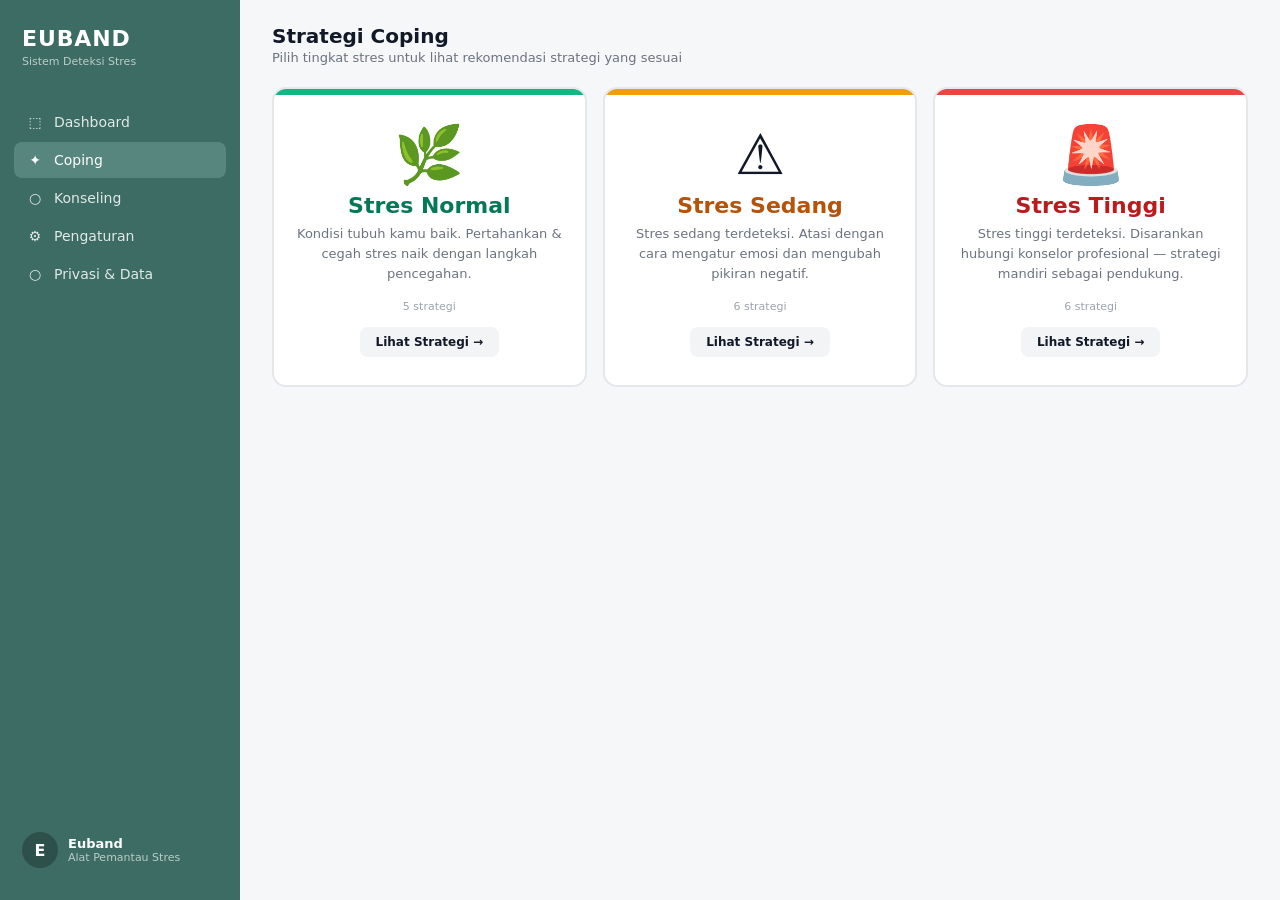
<file: coping.html>
<!doctype html>
<html lang="id">
<head>
<meta charset="UTF-8" />
<meta name="viewport" content="width=device-width, initial-scale=1.0" />
<title>Coping — Euband</title>
<link rel="stylesheet" href="./css/euband.css" />
<style>
  /* ===== Step 1: Level selector ===== */
  .level-grid {
    display: grid;
    grid-template-columns: repeat(3, 1fr);
    gap: 16px;
    margin-bottom: 16px;
  }
  @media (max-width: 900px) { .level-grid { grid-template-columns: 1fr; } }

  .level-card {
    background: var(--card);
    border: 2px solid var(--border);
    border-radius: 14px;
    padding: 28px 22px;
    cursor: pointer;
    transition: transform .15s ease, box-shadow .15s ease, border-color .15s ease;
    text-align: center;
    position: relative;
    overflow: hidden;
  }
  .level-card:hover {
    transform: translateY(-3px);
    box-shadow: 0 10px 24px rgba(0,0,0,0.08);
  }
  .level-card.normal:hover { border-color: #10b981; }
  .level-card.sedang:hover { border-color: #f59e0b; }
  .level-card.tinggi:hover { border-color: #ef4444; }

  /* Strip warna di atas card */
  .level-card::before {
    content: ''; position: absolute; top: 0; left: 0; right: 0;
    height: 6px;
  }
  .level-card.normal::before { background: #10b981; }
  .level-card.sedang::before { background: #f59e0b; }
  .level-card.tinggi::before { background: #ef4444; }

  .level-emoji { font-size: 56px; margin: 10px 0 10px; line-height: 1; }
  .level-title { font-size: 22px; font-weight: 700; color: var(--text); margin-bottom: 6px; }
  .level-title.normal { color: #047857; }
  .level-title.sedang { color: #b45309; }
  .level-title.tinggi { color: #b91c1c; }

  .level-desc {
    color: var(--muted);
    font-size: 13px;
    line-height: 1.55;
    margin-bottom: 16px;
    min-height: 60px;
  }
  .level-cta {
    display: inline-block;
    padding: 8px 16px;
    background: #f3f4f6;
    color: var(--text);
    border-radius: 8px;
    font-size: 12px;
    font-weight: 600;
    transition: background .15s ease;
  }
  .level-card:hover .level-cta {
    background: var(--blue); color: white;
  }
  .level-card .strategy-count {
    color: var(--muted2);
    font-size: 11px;
    margin-bottom: 14px;
  }

  /* Highlight kalau sesuai sesi aktif */
  .level-card.active-session {
    border-color: var(--blue);
    box-shadow: 0 0 0 3px rgba(37,99,235,0.15);
  }
  .session-badge {
    position: absolute;
    top: 14px; right: 14px;
    background: var(--blue);
    color: white;
    font-size: 10px;
    font-weight: 700;
    padding: 3px 8px;
    border-radius: 999px;
    text-transform: uppercase;
    letter-spacing: 0.04em;
  }

  /* ===== Step 2: Strategy list ===== */
  .strategy-back {
    display: inline-flex; align-items: center; gap: 6px;
    color: var(--blue);
    font-size: 13px; font-weight: 600;
    cursor: pointer; margin-bottom: 16px;
    padding: 6px 12px;
    border-radius: 8px;
    transition: background .15s ease;
    background: transparent;
    border: 1px solid transparent;
  }
  .strategy-back:hover { background: #eff6ff; }

  .strategy-header {
    display: flex; align-items: center; gap: 16px;
    padding: 20px 22px;
    background: var(--card);
    border: 1px solid var(--border);
    border-radius: 14px;
    margin-bottom: 20px;
    border-left: 6px solid;
  }
  .strategy-header.normal { border-left-color: #10b981; }
  .strategy-header.sedang { border-left-color: #f59e0b; }
  .strategy-header.tinggi { border-left-color: #ef4444; }
  .strategy-header-emoji { font-size: 36px; }
  .strategy-header h2 { margin: 0 0 4px; font-size: 20px; color: var(--text); }
  .strategy-header p  { margin: 0; color: var(--muted); font-size: 13px; }

  .strategy-grid {
    display: grid;
    grid-template-columns: repeat(auto-fill, minmax(320px, 1fr));
    gap: 14px;
  }

  /* Emergency banner — khusus level Tinggi */
  .emergency-banner {
    background: linear-gradient(135deg, #fef2f2 0%, #fee2e2 100%);
    border: 2px solid #ef4444;
    border-radius: 14px;
    padding: 22px 24px;
    margin-bottom: 20px;
    display: flex;
    gap: 18px;
    align-items: flex-start;
  }
  .emergency-icon {
    font-size: 40px;
    line-height: 1;
    flex-shrink: 0;
  }
  .emergency-content { flex-grow: 1; }
  .emergency-title {
    color: #991b1b;
    font-size: 17px;
    font-weight: 700;
    margin: 0 0 6px;
  }
  .emergency-text {
    color: #7f1d1d;
    font-size: 13.5px;
    line-height: 1.55;
    margin: 0 0 14px;
  }
  .emergency-actions {
    display: flex;
    gap: 10px;
    flex-wrap: wrap;
  }
  .emergency-btn {
    display: inline-flex;
    align-items: center;
    gap: 8px;
    padding: 10px 18px;
    border-radius: 10px;
    font-size: 13px;
    font-weight: 700;
    text-decoration: none;
    transition: transform .15s ease, box-shadow .15s ease;
  }
  .emergency-btn.primary {
    background: #ef4444;
    color: white;
    box-shadow: 0 2px 8px rgba(239,68,68,0.3);
  }
  .emergency-btn.primary:hover {
    background: #dc2626;
    transform: translateY(-1px);
    box-shadow: 0 4px 12px rgba(239,68,68,0.4);
  }
  .emergency-btn.secondary {
    background: white;
    color: #991b1b;
    border: 1.5px solid #ef4444;
  }
  .emergency-btn.secondary:hover {
    background: #fef2f2;
    transform: translateY(-1px);
  }
  .emergency-divider {
    margin: 6px 0 14px;
    padding: 8px 0;
    border-top: 1px dashed #94a3b8;
    color: var(--muted);
    font-size: 12px;
    text-align: center;
    text-transform: uppercase;
    letter-spacing: 0.08em;
  }

  .strategy-card {
    background: var(--card);
    border: 1px solid var(--border);
    border-radius: 12px;
    padding: 18px 20px;
    transition: transform .15s ease, box-shadow .15s ease;
  }
  .strategy-card:hover {
    transform: translateY(-2px);
    box-shadow: 0 6px 16px rgba(0,0,0,0.06);
  }

  .strategy-num {
    display: inline-block;
    width: 26px; height: 26px;
    line-height: 26px;
    background: #f3f4f6;
    color: var(--text);
    border-radius: 50%;
    font-size: 12px;
    font-weight: 700;
    text-align: center;
    margin-bottom: 10px;
  }
  .strategy-card.normal .strategy-num { background: #d1fae5; color: #047857; }
  .strategy-card.sedang .strategy-num { background: #fef3c7; color: #b45309; }
  .strategy-card.tinggi .strategy-num { background: #fee2e2; color: #b91c1c; }

  .strategy-name {
    font-size: 16px; font-weight: 700;
    color: var(--text); margin-bottom: 10px;
  }
  .strategy-recommend {
    background: #f9fafb;
    border-left: 3px solid var(--blue);
    padding: 10px 12px;
    border-radius: 6px;
    font-size: 13px;
    color: #1f2937;
    line-height: 1.55;
    font-style: italic;
    margin-bottom: 12px;
  }
  .strategy-ref {
    font-size: 11px;
    color: var(--muted);
    border-top: 1px dashed var(--border);
    padding-top: 8px;
  }
  .strategy-ref strong { color: var(--text); }
</style>
</head>
<body>

<aside class="sidebar">
  <div class="brand">
    <div class="brand-name">EUBAND</div>
    <div class="brand-sub">Sistem Deteksi Stres</div>
  </div>
  <nav class="nav">
    <a class="nav-item" href="./dashboard.html"><span class="nav-ic">⬚</span>Dashboard</a>
    <a class="nav-item active" href="./coping.html"><span class="nav-ic">✦</span>Coping</a>
    <a class="nav-item" href="https://studentaffairs.telkomuniversity.ac.id/konseling/" target="_blank" rel="noopener"><span class="nav-ic">○</span>Konseling</a>
    <a class="nav-item" href="./pengaturan.html"><span class="nav-ic">⚙</span>Pengaturan</a>
    <a class="nav-item" href="./privasi.html"><span class="nav-ic">○</span>Privasi &amp; Data</a>
  </nav>
  <div class="user-card">
    <div class="user-avatar">E</div>
    <div>
      <div class="user-name">Euband</div>
      <div class="user-role">Alat Pemantau Stres</div>
    </div>
  </div>
</aside>

<main class="main">
  <header class="header">
    <div>
      <h1 class="title" id="pageTitle">Strategi Coping</h1>
      <p class="subtitle" id="pageSubtitle">Pilih tingkat stres untuk lihat cara mengatasinya</p>
    </div>
  </header>

  <!-- Container utama: di-swap antara level selector & strategy list -->
  <div id="copingContainer"></div>
</main>

<script>
  // ============================================================
  // Data strategi coping (dari coping.txt, 3 tingkat stress)
  // ============================================================
  const COPING_DATA = {
    normal: {
      title: 'Stres Normal',
      emoji: '🌿',
      desc: 'Kondisi tubuh kamu baik. Pertahankan & cegah stres naik dengan langkah pencegahan.',
      subtitle: 'Strategi pemeliharaan & pencegahan stres',
      strategies: [
        {
          name: 'Sadari Momen Sekarang (Mindfulness)',
          recommend: 'Ambil 2 menit untuk pernapasan sadar.',
          ref: 'Khoury et al., 2015 — Mindfulness',
        },
        {
          name: 'Aktivitas Fisik Ringan',
          recommend: 'Jalan kaki atau peregangan 5 menit.',
          ref: 'Zhang et al., 2021 — Front Public Health',
        },
        {
          name: 'Journaling Positif',
          recommend: 'Tulis satu hal yang kamu syukuri hari ini.',
          ref: 'Smyth et al., 2018 — JMIR Mental Health',
        },
        {
          name: 'Lihat Sisi Positifnya (Positive Reappraisal)',
          recommend: 'Ubah tantangan jadi peluang belajar.',
          ref: 'Garland et al., 2011 — Anxiety Stress Coping',
        },
        {
          name: 'Koneksi Sosial',
          recommend: 'Sapa teman atau keluarga hari ini.',
          ref: 'Nguyen et al., 2024 — PLOS One',
        },
      ],
    },
    sedang: {
      title: 'Stres Sedang',
      emoji: '⚠️',
      desc: 'Stres sedang terdeteksi. Atasi dengan cara mengatur emosi dan mengubah pikiran negatif.',
      subtitle: 'Strategi regulasi & pemecahan masalah',
      strategies: [
        {
          name: 'Mengubah Pola Pikir Negatif (Cognitive Restructuring / CBT)',
          recommend: 'Coba tantang pikiran negatif dengan fakta.',
          ref: 'Borkovec et al., 2002 — Clinical Psychological Science Practice',
        },
        {
          name: 'Fokus Mencari Solusi (Problem-Focused Coping)',
          recommend: 'Buat daftar solusi untuk masalah yang dihadapi.',
          ref: 'Kim et al., 2024 — Psychiatry Investigation',
        },
        {
          name: 'Relaksasi Otot Bertahap (PMR)',
          recommend: 'Coba relaksasi otot: tegangkan lalu rilekskan otot.',
          ref: 'Lehrer & Woolfolk, 2021 — Stress Management',
        },
        {
          name: 'Pernapasan Dalam',
          recommend: 'Tarik napas dalam, hembuskan perlahan selama 1 menit.',
          ref: 'Sadeghi et al., 2024 — Complementary Therapies in Medicine',
        },
        {
          name: 'Dukungan Sosial',
          recommend: 'Hubungi teman/keluarga untuk berbagi cerita.',
          ref: 'Araya et al., 2024 — Psychological Medicine',
        },
        {
          name: 'Menetapkan Target (Goal Setting)',
          recommend: 'Tentukan target kecil dan rayakan pencapaiannya.',
          ref: 'Borkovec et al., 2002 — Clinical Psychological Science Practice',
        },
      ],
    },
    tinggi: {
      title: 'Stres Tinggi',
      emoji: '🚨',
      desc: 'Stres tinggi terdeteksi. Disarankan hubungi konselor profesional — strategi mandiri sebagai pendukung.',
      subtitle: 'Segera hubungi konselor + cara cepat menenangkan diri',
      strategies: [
        {
          name: 'Teknik Menenangkan Diri 5-4-3-2-1 (Grounding)',
          recommend: 'Coba teknik grounding: sebut 5 hal yang kamu lihat, 4 yang kamu rasakan, 3 yang kamu dengar, 2 yang kamu cium, dan 1 yang kamu rasakan.',
          ref: 'Trauma-Informed Care Guidelines',
        },
        {
          name: 'Panduan Relaksasi / Meditasi (Guided Relaxation / Mindfulness)',
          recommend: 'Ikuti panduan relaksasi atau meditasi singkat.',
          ref: 'Kabat-Zinn et al., 2016 — Mindfulness-Based Stress Reduction',
        },
        {
          name: 'Latihan Napas Darurat (Emergency Breathing Protocols)',
          recommend: 'Tarik napas perlahan, tahan, lalu hembuskan perlahan.',
          ref: 'Sadeghi et al., 2024 — Complementary Therapies in Medicine',
        },
        {
          name: 'Aktivasi Dukungan Sosial',
          recommend: 'Segera hubungi orang yang kamu percaya.',
          ref: 'Araya et al., 2024 — Psychological Medicine',
        },
        {
          name: 'Rujukan ke Profesional (Referral to Professional)',
          recommend: 'Jika stres berat berlanjut, segera konsultasi dengan profesional.',
          ref: 'WHO Mental Health Guidelines',
        },
        {
          name: 'Gerakan Ringan / Peregangan (Gentle Movement / Stretching)',
          recommend: 'Lakukan peregangan ringan untuk meredakan ketegangan.',
          ref: 'Smith, 2001 — Perceptual and Motor Skills',
        },
      ],
    },
  };

  // ============================================================
  // Detect level sesi aktif dari sessionStorage (kalau ada)
  // ============================================================
  function getActiveSessionLevel() {
    try {
      const raw = sessionStorage.getItem('euband.session.v1');
      if (!raw) return null;
      const data = JSON.parse(raw);
      const level = data?.lastResult?.level;
      if (!level) return null;
      return level.toLowerCase();   // 'normal' | 'sedang' | 'tinggi'
    } catch { return null; }
  }

  // ============================================================
  // Render: Step 1 (level selector)
  // ============================================================
  function renderLevelSelector() {
    document.getElementById('pageTitle').textContent = 'Strategi Coping';
    document.getElementById('pageSubtitle').textContent =
      'Pilih tingkat stres untuk lihat rekomendasi strategi yang sesuai';

    const activeLevel = getActiveSessionLevel();
    const container = document.getElementById('copingContainer');

    const levelInfo = activeLevel
      ? `<div style="background:#eff6ff;border:1px solid #bfdbfe;border-radius:10px;padding:12px 16px;margin-bottom:16px;font-size:13px;color:#1e40af;">
           💡 Sesi aktif terdeteksi dengan tingkat <strong>${activeLevel.toUpperCase()}</strong> —
           direkomendasikan strategi untuk level tersebut (ditandai).
         </div>`
      : '';

    const cards = ['normal', 'sedang', 'tinggi'].map(key => {
      const data = COPING_DATA[key];
      const isActive = activeLevel === key;
      return `
        <div class="level-card ${key} ${isActive ? 'active-session' : ''}" data-level="${key}">
          ${isActive ? '<div class="session-badge">Sesi Anda</div>' : ''}
          <div class="level-emoji">${data.emoji}</div>
          <div class="level-title ${key}">${data.title}</div>
          <div class="level-desc">${data.desc}</div>
          <div class="strategy-count">${data.strategies.length} strategi</div>
          <div class="level-cta">Lihat Strategi →</div>
        </div>
      `;
    }).join('');

    container.innerHTML = levelInfo + `<section class="level-grid">${cards}</section>`;

    // Wire klik card
    container.querySelectorAll('.level-card').forEach(card => {
      card.addEventListener('click', () => {
        const level = card.dataset.level;
        renderStrategyList(level);
      });
    });
  }

  // ============================================================
  // Render: Step 2 (strategy detail per level)
  // ============================================================
  function renderStrategyList(level) {
    const data = COPING_DATA[level];
    if (!data) return;

    document.getElementById('pageTitle').textContent = data.title;
    document.getElementById('pageSubtitle').textContent = data.subtitle;

    const container = document.getElementById('copingContainer');

    const strategies = data.strategies.map((s, i) => `
      <div class="strategy-card ${level}">
        <div class="strategy-num">${i + 1}</div>
        <div class="strategy-name">${escapeHtml(s.name)}</div>
        <div class="strategy-recommend">"${escapeHtml(s.recommend)}"</div>
        <div class="strategy-ref"><strong>Referensi:</strong> ${escapeHtml(s.ref)}</div>
      </div>
    `).join('');

    // Emergency banner — hanya tampil untuk level Tinggi
    const emergencyBanner = (level === 'tinggi') ? `
      <div class="emergency-banner">
        <div class="emergency-icon">🚨</div>
        <div class="emergency-content">
          <p class="emergency-title">Stres Tinggi Terdeteksi — Segera Hubungi Konselor</p>
          <p class="emergency-text">
            Untuk tingkat stres tinggi, sangat disarankan menghubungi <strong>layanan
            konseling profesional</strong> dibanding hanya mengandalkan strategi mandiri.
            Konselor terlatih dapat membantu menangani stres berat dengan pendekatan
            klinis yang tepat.
          </p>
          <div class="emergency-actions">
            <a href="tel:+6282130155601" class="emergency-btn primary">
              📞 Hubungi: +62 821-3015-5601
            </a>
            <a href="https://studentaffairs.telkomuniversity.ac.id/konseling/"
               target="_blank" rel="noopener" class="emergency-btn secondary">
              🌐 Website Konseling Telkom
            </a>
          </div>
        </div>
      </div>
      <div class="emergency-divider">Atau coba strategi mandiri berikut sambil menunggu</div>
    ` : '';

    container.innerHTML = `
      <button class="strategy-back" id="btnBack">← Kembali pilih tingkat</button>
      <div class="strategy-header ${level}">
        <div class="strategy-header-emoji">${data.emoji}</div>
        <div>
          <h2>${data.title}</h2>
          <p>${data.subtitle} · ${data.strategies.length} strategi berbasis bukti ilmiah</p>
        </div>
      </div>
      ${emergencyBanner}
      <section class="strategy-grid">${strategies}</section>
    `;

    document.getElementById('btnBack').addEventListener('click', renderLevelSelector);

    // Scroll ke atas
    window.scrollTo({ top: 0, behavior: 'smooth' });
  }

  // ============================================================
  // Helpers
  // ============================================================
  function escapeHtml(s) {
    return String(s).replace(/[&<>"']/g, c => ({
      '&':'&amp;','<':'&lt;','>':'&gt;','"':'&quot;',"'":'&#39;'
    }[c]));
  }

  // ============================================================
  // Init — kalau URL ada ?level=xxx, langsung ke detail
  // ============================================================
  const urlLevel = new URLSearchParams(location.search).get('level');
  if (urlLevel && COPING_DATA[urlLevel.toLowerCase()]) {
    renderStrategyList(urlLevel.toLowerCase());
  } else {
    renderLevelSelector();
  }
</script>
</body>
</html>
</file>
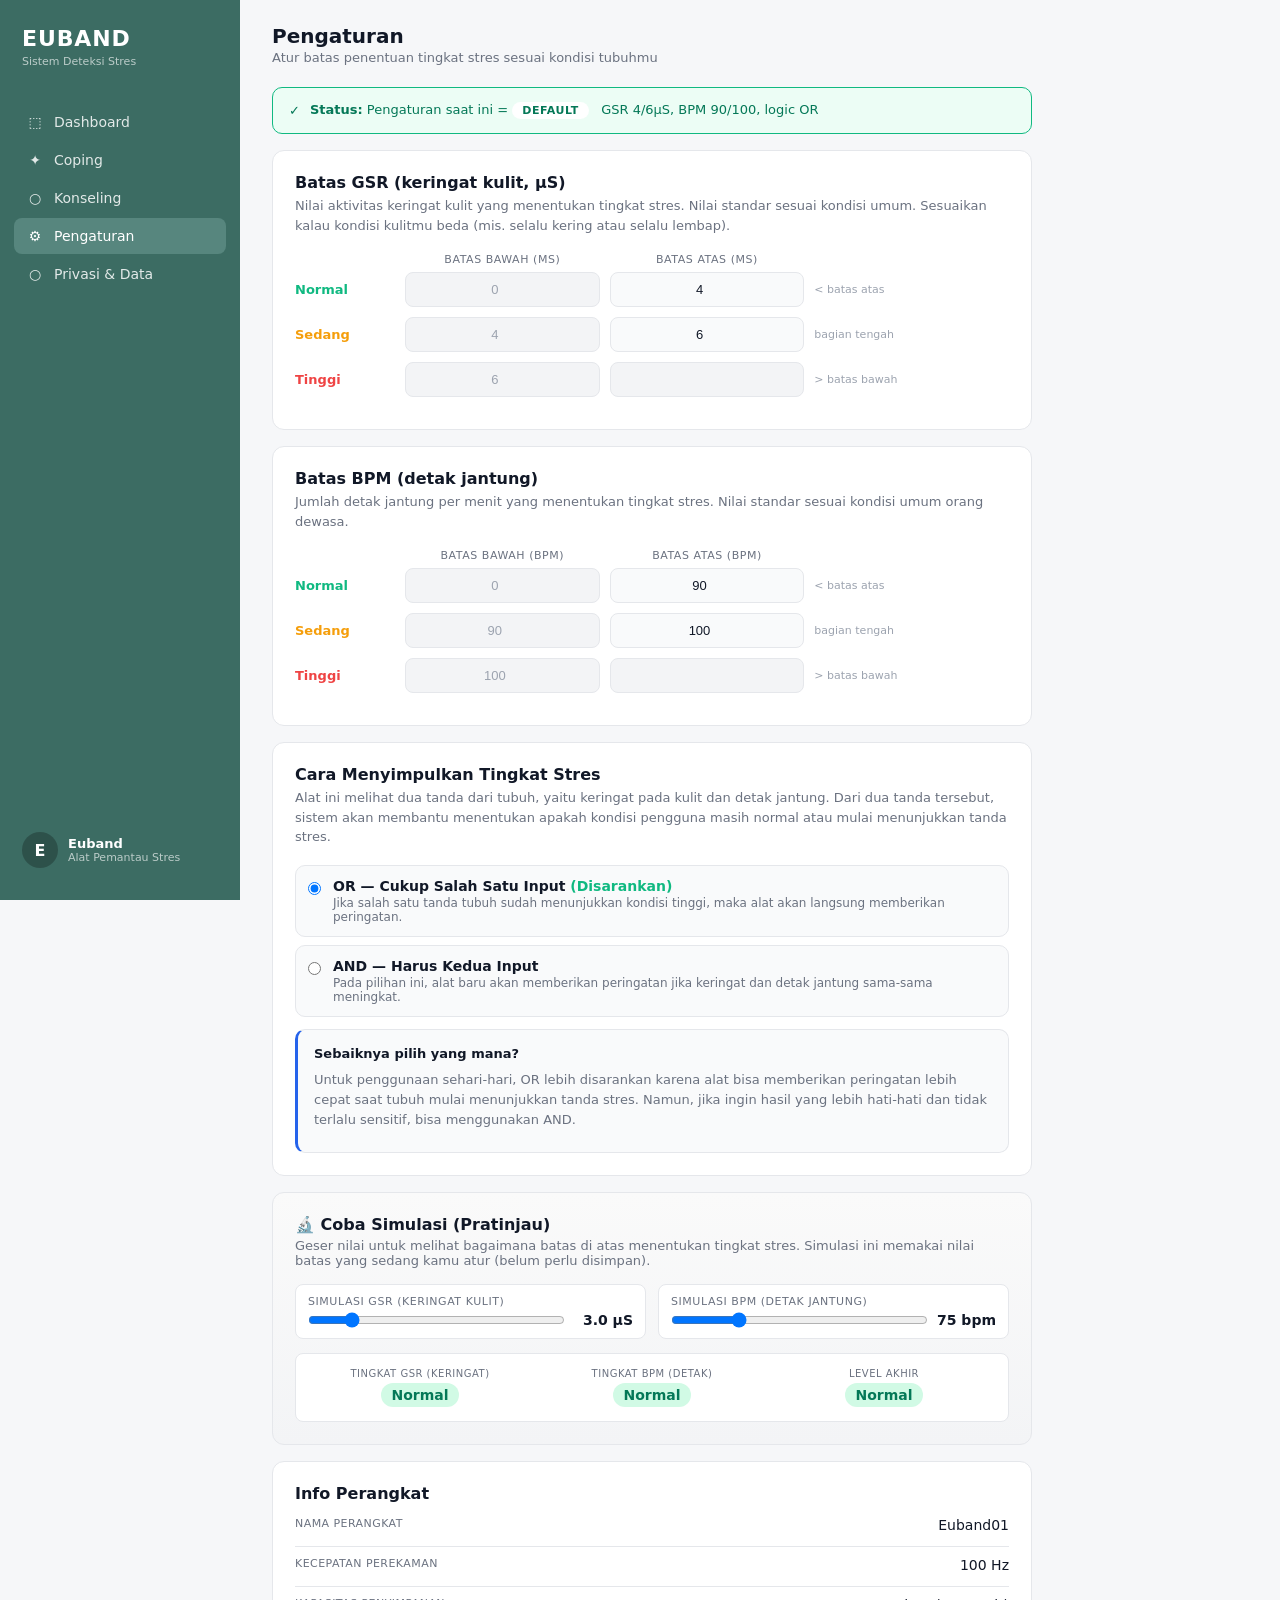
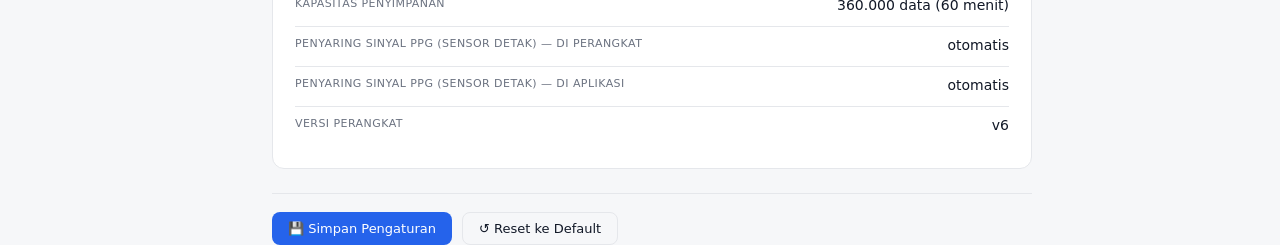
<file: pengaturan.html>
<!doctype html>
<html lang="id">
<head>
<meta charset="UTF-8" />
<meta name="viewport" content="width=device-width, initial-scale=1.0" />
<title>Pengaturan — Euband</title>
<link rel="stylesheet" href="./css/euband.css" />
<style>
  .settings-wrap { max-width: 760px; }
  .settings-card {
    background: var(--card);
    border: 1px solid var(--border);
    border-radius: 12px;
    padding: 22px;
    margin-bottom: 16px;
  }
  .settings-card h3 {
    margin: 0 0 4px; font-size: 16px; color: var(--text);
  }
  .settings-card .hint {
    color: var(--muted); font-size: 13px; margin: 0 0 18px; line-height: 1.5;
  }

  .threshold-row {
    display: grid;
    grid-template-columns: 100px 1fr 1fr 1fr;
    gap: 10px; align-items: center;
    margin-bottom: 10px;
  }
  .threshold-row.header {
    color: var(--muted); font-size: 11px;
    text-transform: uppercase; letter-spacing: 0.05em;
    margin-bottom: 6px;
  }
  .threshold-row .label-cell {
    font-size: 13px; font-weight: 600;
  }
  .label-cell.normal { color: #10b981; }
  .label-cell.sedang { color: #f59e0b; }
  .label-cell.tinggi { color: #ef4444; }

  .input-num {
    background: #f9fafb;
    color: var(--text);
    border: 1px solid var(--border);
    border-radius: 8px;
    padding: 9px 10px;
    font-size: 13px;
    width: 100%; box-sizing: border-box;
    text-align: center; outline: none;
    transition: border-color .15s ease, background .15s ease;
  }
  .input-num:focus { border-color: var(--blue); background: #fff; }
  .input-num[readonly] { background: #f3f4f6; color: var(--muted2); cursor: not-allowed; }
  .input-num.invalid { border-color: var(--red); background: #fef2f2; }

  .helper-text { color: var(--muted2); font-size: 11px; }

  .settings-actions {
    display: flex; gap: 10px; margin-top: 24px;
    padding-top: 18px; border-top: 1px solid var(--border);
    flex-wrap: wrap;
  }

  /* Status banner: tampilkan setting yang sekarang aktif */
  .active-status {
    background: #ecfdf5;
    border: 1px solid #10b981;
    border-radius: 10px;
    padding: 14px 16px;
    margin-bottom: 16px;
    font-size: 13px;
    color: #047857;
    display: flex;
    align-items: center;
    gap: 10px;
  }
  .active-status.custom {
    background: #eff6ff;
    border-color: var(--blue);
    color: #1e40af;
  }
  .active-status .badge {
    display: inline-block;
    padding: 2px 10px;
    border-radius: 999px;
    background: white;
    font-size: 11px;
    font-weight: 700;
    text-transform: uppercase;
    letter-spacing: 0.05em;
  }

  /* Live preview classification */
  .preview-section {
    background: linear-gradient(180deg, #fafafa 0%, #f3f4f6 100%);
    border: 1px solid var(--border);
    border-radius: 12px;
    padding: 22px;
    margin-bottom: 16px;
  }
  .preview-section h3 { margin: 0 0 4px; font-size: 16px; color: var(--text); }
  .preview-section .hint { color: var(--muted); font-size: 13px; margin: 0 0 16px; }

  .preview-inputs {
    display: grid;
    grid-template-columns: 1fr 1fr;
    gap: 12px;
    margin-bottom: 14px;
  }
  .preview-inputs .input-group {
    background: white;
    border: 1px solid var(--border);
    border-radius: 8px;
    padding: 10px 12px;
  }
  .preview-inputs label {
    display: block;
    color: var(--muted);
    font-size: 11px;
    text-transform: uppercase;
    letter-spacing: 0.05em;
    margin-bottom: 4px;
  }
  .preview-inputs .input-row {
    display: flex; align-items: center; gap: 8px;
  }
  .preview-inputs input[type="range"] {
    flex: 1; cursor: pointer;
  }
  .preview-inputs .num-display {
    min-width: 60px;
    text-align: right;
    font-weight: 700;
    color: var(--text);
    font-size: 14px;
  }
  .preview-result {
    background: white;
    border: 1px solid var(--border);
    border-radius: 8px;
    padding: 14px;
    display: grid;
    grid-template-columns: 1fr 1fr 1fr;
    gap: 12px;
    text-align: center;
  }
  .preview-result-item .lbl {
    font-size: 10px; color: var(--muted);
    text-transform: uppercase; letter-spacing: 0.05em;
    margin-bottom: 4px;
  }
  .preview-result-item .val {
    font-size: 14px; font-weight: 700;
    padding: 4px 10px;
    border-radius: 999px;
    display: inline-block;
  }
  .preview-result-item .val.normal { background: #d1fae5; color: #047857; }
  .preview-result-item .val.sedang { background: #fef3c7; color: #b45309; }
  .preview-result-item .val.tinggi { background: #fee2e2; color: #b91c1c; }

  /* Logic radio cards */
  .logic-option {
    display: flex; gap: 12px; align-items: flex-start;
    padding: 12px;
    background: #f9fafb;
    border: 1px solid var(--border);
    border-radius: 10px;
    cursor: pointer;
    transition: all .15s ease;
    margin-bottom: 8px;
  }
  .logic-option:hover { border-color: var(--blue); background: #f0f9ff; }
  .logic-option input { margin-top: 4px; }
  .logic-option-title { font-weight: 600; color: var(--text); font-size: 14px; }
  .logic-option-desc  { color: var(--muted); font-size: 12px; margin-top: 2px; }

  /* Justifikasi pilihan logika */
  .logic-justify {
    margin-top: 12px;
    padding: 14px 16px;
    background: #f9fafb;
    border: 1px solid var(--border);
    border-left: 3px solid var(--blue);
    border-radius: 10px;
    font-size: 13px;
    line-height: 1.55;
    color: var(--muted);
  }
  .logic-justify-title {
    font-weight: 600; color: var(--text); font-size: 13px; margin-bottom: 6px;
  }
  .logic-justify p { margin: 0 0 8px; }
  .logic-justify ul { margin: 0 0 8px; padding-left: 18px; }
  .logic-justify li { margin-bottom: 6px; }
  .logic-justify b { color: var(--text); }
  .logic-justify-note { margin-bottom: 0 !important; }

  .info-row {
    display: flex; justify-content: space-between;
    padding: 10px 0; border-bottom: 1px solid var(--border);
    font-size: 13px;
  }
  .info-row:last-child { border-bottom: 0; }
  .info-row .info-label { color: var(--muted); }
  .info-row .info-value { color: var(--text); font-weight: 500; }

  .toast {
    position: fixed; bottom: 20px; right: 20px;
    background: #ecfdf5; color: #047857;
    border: 1px solid #10b981; padding: 12px 16px;
    border-radius: 10px; font-size: 13px;
    box-shadow: 0 8px 24px rgba(0,0,0,0.1);
    transform: translateY(100px); opacity: 0;
    transition: all 0.3s ease; z-index: 9999;
    max-width: 400px;
  }
  .toast.show { transform: translateY(0); opacity: 1; }
  .toast.error { background: #fef2f2; color: #991b1b; border-color: var(--red); }

  /* Unsaved changes indicator */
  .unsaved-indicator {
    display: none;
    padding: 8px 14px;
    background: #fef3c7;
    color: #92400e;
    border: 1px solid #f59e0b;
    border-radius: 8px;
    font-size: 12px;
    font-weight: 600;
    margin-left: auto;
  }
  .unsaved-indicator.show { display: inline-block; }
</style>
</head>
<body>

<aside class="sidebar">
  <div class="brand">
    <div class="brand-name">EUBAND</div>
    <div class="brand-sub">Sistem Deteksi Stres</div>
  </div>
  <nav class="nav">
    <a class="nav-item" href="./dashboard.html"><span class="nav-ic">⬚</span>Dashboard</a>
    <a class="nav-item" href="./coping.html"><span class="nav-ic">✦</span>Coping</a>
    <a class="nav-item" href="https://studentaffairs.telkomuniversity.ac.id/konseling/" target="_blank" rel="noopener"><span class="nav-ic">○</span>Konseling</a>
    <a class="nav-item active" href="./pengaturan.html"><span class="nav-ic">⚙</span>Pengaturan</a>
    <a class="nav-item" href="./privasi.html"><span class="nav-ic">○</span>Privasi &amp; Data</a>
  </nav>
  <div class="user-card">
    <div class="user-avatar">E</div>
    <div>
      <div class="user-name">Euband</div>
      <div class="user-role">Alat Pemantau Stres</div>
    </div>
  </div>
</aside>

<main class="main">
  <header class="header">
    <div>
      <h1 class="title">Pengaturan</h1>
      <p class="subtitle">Atur batas penentuan tingkat stres sesuai kondisi tubuhmu</p>
    </div>
  </header>

  <div class="settings-wrap">

    <!-- Status banner: kasih tau user setting mana yang aktif -->
    <div class="active-status" id="activeStatus">
      <span>✓</span>
      <span><strong>Status:</strong> <span id="activeStatusText">Memuat...</span></span>
    </div>

    <div class="settings-card">
      <h3>Batas GSR (keringat kulit, µS)</h3>
      <p class="hint">
        Nilai aktivitas keringat kulit yang menentukan tingkat stres. Nilai
        standar sesuai kondisi umum. Sesuaikan kalau kondisi kulitmu beda
        (mis. selalu kering atau selalu lembap).
      </p>

      <div class="threshold-row header">
        <div></div>
        <div style="text-align:center;">Batas Bawah (µS)</div>
        <div style="text-align:center;">Batas Atas (µS)</div>
        <div></div>
      </div>
      <div class="threshold-row">
        <div class="label-cell normal">Normal</div>
        <input class="input-num" id="gsrNormalMin" type="number" step="0.1" readonly value="0">
        <input class="input-num" id="gsrNormalMax" type="number" step="0.1" min="0.1" max="50" value="4">
        <div class="helper-text">&lt; batas atas</div>
      </div>
      <div class="threshold-row">
        <div class="label-cell sedang">Sedang</div>
        <input class="input-num" id="gsrSedangMin" type="number" step="0.1" value="4" readonly>
        <input class="input-num" id="gsrSedangMax" type="number" step="0.1" min="0.1" max="50" value="6">
        <div class="helper-text">bagian tengah</div>
      </div>
      <div class="threshold-row">
        <div class="label-cell tinggi">Tinggi</div>
        <input class="input-num" id="gsrTinggiMin" type="number" step="0.1" value="6" readonly>
        <input class="input-num" id="gsrTinggiMax" type="number" readonly value="∞">
        <div class="helper-text">&gt; batas bawah</div>
      </div>
    </div>

    <div class="settings-card">
      <h3>Batas BPM (detak jantung)</h3>
      <p class="hint">
        Jumlah detak jantung per menit yang menentukan tingkat stres. Nilai
        standar sesuai kondisi umum orang dewasa.
      </p>

      <div class="threshold-row header">
        <div></div>
        <div style="text-align:center;">Batas Bawah (BPM)</div>
        <div style="text-align:center;">Batas Atas (BPM)</div>
        <div></div>
      </div>
      <div class="threshold-row">
        <div class="label-cell normal">Normal</div>
        <input class="input-num" id="bpmNormalMin" type="number" readonly value="0">
        <input class="input-num" id="bpmNormalMax" type="number" min="40" max="220" value="90">
        <div class="helper-text">&lt; batas atas</div>
      </div>
      <div class="threshold-row">
        <div class="label-cell sedang">Sedang</div>
        <input class="input-num" id="bpmSedangMin" type="number" value="90" readonly>
        <input class="input-num" id="bpmSedangMax" type="number" min="40" max="220" value="100">
        <div class="helper-text">bagian tengah</div>
      </div>
      <div class="threshold-row">
        <div class="label-cell tinggi">Tinggi</div>
        <input class="input-num" id="bpmTinggiMin" type="number" value="100" readonly>
        <input class="input-num" id="bpmTinggiMax" type="number" readonly value="∞">
        <div class="helper-text">&gt; batas bawah</div>
      </div>
    </div>

    <div class="settings-card">
      <h3>Cara Menyimpulkan Tingkat Stres</h3>
      <p class="hint">
        Alat ini melihat dua tanda dari tubuh, yaitu keringat pada kulit dan detak jantung. Dari dua tanda tersebut, sistem akan membantu menentukan apakah kondisi pengguna masih normal atau mulai menunjukkan tanda stres.
      </p>
      <label class="logic-option">
        <input type="radio" name="logic" value="or" id="logicOr">
        <div>
          <div class="logic-option-title">OR — Cukup Salah Satu Input <span style="color:#10b981;">(Disarankan)</span></div>
          <div class="logic-option-desc">Jika salah satu tanda tubuh sudah menunjukkan kondisi tinggi, maka alat akan langsung memberikan peringatan.</div>
        </div>
      </label>
      <label class="logic-option">
        <input type="radio" name="logic" value="and" id="logicAnd">
        <div>
          <div class="logic-option-title">AND — Harus Kedua Input</div>
          <div class="logic-option-desc">Pada pilihan ini, alat baru akan memberikan peringatan jika keringat dan detak jantung sama-sama meningkat.</div>
        </div>
      </label>

      <div class="logic-justify">
        <div class="logic-justify-title">Sebaiknya pilih yang mana?</div>
        <p>
          Untuk penggunaan sehari-hari, OR lebih disarankan karena alat bisa memberikan peringatan lebih cepat saat tubuh mulai menunjukkan tanda stres.

Namun, jika ingin hasil yang lebih hati-hati dan tidak terlalu sensitif, bisa menggunakan AND.
        </p>
      </div>
    </div>

    <!-- Live preview: simulasi klasifikasi pakai threshold sekarang -->
    <div class="preview-section">
      <h3>🔬 Coba Simulasi (Pratinjau)</h3>
      <p class="hint">
        Geser nilai untuk melihat bagaimana batas di atas menentukan tingkat stres.
        Simulasi ini memakai nilai batas yang sedang kamu atur (belum perlu disimpan).
      </p>

      <div class="preview-inputs">
        <div class="input-group">
          <label>Simulasi GSR (keringat kulit)</label>
          <div class="input-row">
            <input type="range" id="previewGsr" min="0" max="20" step="0.1" value="3">
            <div class="num-display"><span id="previewGsrVal">3.0</span> µS</div>
          </div>
        </div>
        <div class="input-group">
          <label>Simulasi BPM (detak jantung)</label>
          <div class="input-row">
            <input type="range" id="previewBpm" min="40" max="180" step="1" value="75">
            <div class="num-display"><span id="previewBpmVal">75</span> bpm</div>
          </div>
        </div>
      </div>

      <div class="preview-result">
        <div class="preview-result-item">
          <div class="lbl">Tingkat GSR (keringat)</div>
          <div class="val" id="previewCatGsr">—</div>
        </div>
        <div class="preview-result-item">
          <div class="lbl">Tingkat BPM (detak)</div>
          <div class="val" id="previewCatBpm">—</div>
        </div>
        <div class="preview-result-item">
          <div class="lbl">Level Akhir</div>
          <div class="val" id="previewLevel">—</div>
        </div>
      </div>
    </div>

    <div class="settings-card">
      <h3>Info Perangkat</h3>
      <div class="info-row">
        <span class="info-label">Nama Perangkat</span>
        <span class="info-value">Euband01</span>
      </div>
      <div class="info-row">
        <span class="info-label">Kecepatan Perekaman</span>
        <span class="info-value">100 Hz</span>
      </div>
      <div class="info-row">
        <span class="info-label">Kapasitas Penyimpanan</span>
        <span class="info-value">360.000 data (60 menit)</span>
      </div>
      <div class="info-row">
        <span class="info-label">Penyaring sinyal PPG (sensor detak) — di perangkat</span>
        <span class="info-value">otomatis</span>
      </div>
      <div class="info-row">
        <span class="info-label">Penyaring sinyal PPG (sensor detak) — di aplikasi</span>
        <span class="info-value">otomatis</span>
      </div>
      <div class="info-row">
        <span class="info-label">Versi Perangkat</span>
        <span class="info-value">v6</span>
      </div>
    </div>

    <div class="settings-actions">
      <button class="btn btn-primary" id="btnSave">💾 Simpan Pengaturan</button>
      <button class="btn btn-ghost" id="btnReset">↺ Reset ke Default</button>
      <span class="unsaved-indicator" id="unsavedIndicator">● Belum tersimpan</span>
    </div>
  </div>
</main>

<div class="toast" id="toast">—</div>

<script>
  // ============================================================
  // Storage helpers (deep merge & validasi)
  // ============================================================
  const STORAGE_KEY = 'euband.thresholds.v1';
  const DEFAULTS = {
    gsr:   { normalMax: 4,  sedangMax: 6 },
    bpm:   { normalMax: 90, sedangMax: 100 },
    logic: 'or',
  };
  const deepCopy = (o) => JSON.parse(JSON.stringify(o));

  function loadSettings() {
    try {
      const raw = localStorage.getItem(STORAGE_KEY);
      if (!raw) return deepCopy(DEFAULTS);
      const parsed = JSON.parse(raw);
      return {
        gsr: {
          normalMax: Number.isFinite(parsed?.gsr?.normalMax) ? parsed.gsr.normalMax : DEFAULTS.gsr.normalMax,
          sedangMax: Number.isFinite(parsed?.gsr?.sedangMax) ? parsed.gsr.sedangMax : DEFAULTS.gsr.sedangMax,
        },
        bpm: {
          normalMax: Number.isFinite(parsed?.bpm?.normalMax) ? parsed.bpm.normalMax : DEFAULTS.bpm.normalMax,
          sedangMax: Number.isFinite(parsed?.bpm?.sedangMax) ? parsed.bpm.sedangMax : DEFAULTS.bpm.sedangMax,
        },
        logic: (parsed?.logic === 'and' || parsed?.logic === 'or') ? parsed.logic : DEFAULTS.logic,
      };
    } catch { return deepCopy(DEFAULTS); }
  }

  function saveSettings(s) { localStorage.setItem(STORAGE_KEY, JSON.stringify(s)); }
  function clearSettings() { localStorage.removeItem(STORAGE_KEY); }

  function isDefault(s) {
    return s.gsr.normalMax === DEFAULTS.gsr.normalMax &&
           s.gsr.sedangMax === DEFAULTS.gsr.sedangMax &&
           s.bpm.normalMax === DEFAULTS.bpm.normalMax &&
           s.bpm.sedangMax === DEFAULTS.bpm.sedangMax &&
           s.logic === DEFAULTS.logic;
  }

  function settingsEqual(a, b) {
    return a.gsr.normalMax === b.gsr.normalMax &&
           a.gsr.sedangMax === b.gsr.sedangMax &&
           a.bpm.normalMax === b.bpm.normalMax &&
           a.bpm.sedangMax === b.bpm.sedangMax &&
           a.logic === b.logic;
  }

  // ============================================================
  // UI helpers
  // ============================================================
  const $ = (id) => document.getElementById(id);

  function applyToUI(s) {
    $('gsrNormalMax').value = s.gsr.normalMax;
    $('gsrSedangMin').value = s.gsr.normalMax;
    $('gsrSedangMax').value = s.gsr.sedangMax;
    $('gsrTinggiMin').value = s.gsr.sedangMax;
    $('bpmNormalMax').value = s.bpm.normalMax;
    $('bpmSedangMin').value = s.bpm.normalMax;
    $('bpmSedangMax').value = s.bpm.sedangMax;
    $('bpmTinggiMin').value = s.bpm.sedangMax;
    $(s.logic === 'and' ? 'logicAnd' : 'logicOr').checked = true;
  }

  function collectFromUI(throwOnError = true) {
    const gsrNormalMax = parseFloat($('gsrNormalMax').value);
    const gsrSedangMax = parseFloat($('gsrSedangMax').value);
    const bpmNormalMax = parseFloat($('bpmNormalMax').value);
    const bpmSedangMax = parseFloat($('bpmSedangMax').value);
    const logic = document.querySelector('input[name="logic"]:checked')?.value || 'or';

    // Reset visual error state
    ['gsrNormalMax', 'gsrSedangMax', 'bpmNormalMax', 'bpmSedangMax'].forEach(id => {
      $(id).classList.remove('invalid');
    });

    const errors = [];

    if (!Number.isFinite(gsrNormalMax) || gsrNormalMax <= 0) {
      $('gsrNormalMax').classList.add('invalid');
      errors.push('GSR Normal max harus angka > 0');
    }
    if (!Number.isFinite(gsrSedangMax) || gsrSedangMax <= 0) {
      $('gsrSedangMax').classList.add('invalid');
      errors.push('GSR Sedang max harus angka > 0');
    }
    if (gsrSedangMax <= gsrNormalMax) {
      $('gsrSedangMax').classList.add('invalid');
      errors.push('GSR Sedang max harus lebih besar dari Normal max');
    }
    if (!Number.isFinite(bpmNormalMax) || bpmNormalMax < 40) {
      $('bpmNormalMax').classList.add('invalid');
      errors.push('BPM Normal max harus ≥ 40');
    }
    if (!Number.isFinite(bpmSedangMax) || bpmSedangMax < 40) {
      $('bpmSedangMax').classList.add('invalid');
      errors.push('BPM Sedang max harus ≥ 40');
    }
    if (bpmSedangMax <= bpmNormalMax) {
      $('bpmSedangMax').classList.add('invalid');
      errors.push('BPM Sedang max harus lebih besar dari Normal max');
    }

    if (errors.length > 0 && throwOnError) {
      throw new Error(errors[0]);
    }

    return {
      gsr: { normalMax: gsrNormalMax, sedangMax: gsrSedangMax },
      bpm: { normalMax: bpmNormalMax, sedangMax: bpmSedangMax },
      logic,
      _hasErrors: errors.length > 0,
    };
  }

  function showToast(msg, isError = false) {
    const toast = $('toast');
    toast.textContent = msg;
    toast.classList.toggle('error', isError);
    toast.classList.add('show');
    setTimeout(() => toast.classList.remove('show'), 3000);
  }

  function updateActiveStatus(savedSettings) {
    const banner = $('activeStatus');
    const txt = $('activeStatusText');
    if (isDefault(savedSettings)) {
      banner.classList.remove('custom');
      txt.innerHTML = `Pengaturan saat ini = <span class="badge">DEFAULT</span> &nbsp;
        GSR ${savedSettings.gsr.normalMax}/${savedSettings.gsr.sedangMax}µS,
        BPM ${savedSettings.bpm.normalMax}/${savedSettings.bpm.sedangMax},
        logic ${savedSettings.logic.toUpperCase()}`;
    } else {
      banner.classList.add('custom');
      txt.innerHTML = `Pengaturan saat ini = <span class="badge">KUSTOM</span> &nbsp;
        GSR ${savedSettings.gsr.normalMax}/${savedSettings.gsr.sedangMax}µS,
        BPM ${savedSettings.bpm.normalMax}/${savedSettings.bpm.sedangMax},
        logic ${savedSettings.logic.toUpperCase()}`;
    }
  }

  function updateUnsavedIndicator() {
    try {
      const current = collectFromUI(false);
      const saved = loadSettings();
      const dirty = !settingsEqual(current, saved) || current._hasErrors;
      $('unsavedIndicator').classList.toggle('show', dirty);
    } catch { /* ignore */ }
  }

  // ============================================================
  // Live preview classification (sama logic dengan dashboard)
  // ============================================================
  function categorizePreview(gsrUs, bpm, t) {
    const catGsr =
      gsrUs > t.gsr.sedangMax  ? 'Tinggi' :
      gsrUs >= t.gsr.normalMax ? 'Sedang' :
                                 'Normal';
    const catBpm =
      bpm > t.bpm.sedangMax    ? 'Tinggi' :
      bpm >= t.bpm.normalMax   ? 'Sedang' :
                                 'Normal';
    const rank = { 'Normal': 0, 'Sedang': 1, 'Tinggi': 2 };
    const level = (t.logic === 'and')
      ? (rank[catGsr] <= rank[catBpm] ? catGsr : catBpm)
      : (rank[catGsr] >= rank[catBpm] ? catGsr : catBpm);
    return { catGsr, catBpm, level };
  }

  function updatePreview() {
    const gsr = parseFloat($('previewGsr').value);
    const bpm = parseFloat($('previewBpm').value);
    $('previewGsrVal').textContent = gsr.toFixed(1);
    $('previewBpmVal').textContent = bpm;

    // Pakai threshold dari UI (yang sedang di-edit, bukan saved)
    let t;
    try {
      t = collectFromUI(false);
      if (t._hasErrors) {
        // Kalau invalid, fall back ke saved
        t = loadSettings();
      }
    } catch {
      t = loadSettings();
    }

    const res = categorizePreview(gsr, bpm, t);
    setPreviewBadge('previewCatGsr', res.catGsr);
    setPreviewBadge('previewCatBpm', res.catBpm);
    setPreviewBadge('previewLevel',  res.level);
  }

  function setPreviewBadge(id, level) {
    const el = $(id);
    el.textContent = level;
    el.classList.remove('normal', 'sedang', 'tinggi');
    el.classList.add(level.toLowerCase());
  }

  // ============================================================
  // Wire events
  // ============================================================
  // Auto-sync min input saat max berubah + update unsaved + preview
  function onMaxChange() {
    $('gsrSedangMin').value = $('gsrNormalMax').value;
    $('gsrTinggiMin').value = $('gsrSedangMax').value;
    $('bpmSedangMin').value = $('bpmNormalMax').value;
    $('bpmTinggiMin').value = $('bpmSedangMax').value;
    updateUnsavedIndicator();
    updatePreview();
  }

  ['gsrNormalMax', 'gsrSedangMax', 'bpmNormalMax', 'bpmSedangMax'].forEach(id => {
    $(id).addEventListener('input', onMaxChange);
  });

  document.querySelectorAll('input[name="logic"]').forEach(r => {
    r.addEventListener('change', () => {
      updateUnsavedIndicator();
      updatePreview();
    });
  });

  $('previewGsr').addEventListener('input', updatePreview);
  $('previewBpm').addEventListener('input', updatePreview);

  $('btnSave').addEventListener('click', () => {
    try {
      const s = collectFromUI(true);
      delete s._hasErrors;
      saveSettings(s);
      updateActiveStatus(s);
      updateUnsavedIndicator();
      showToast('✓ Pengaturan tersimpan & langsung aktif. Deteksi berikutnya pakai batas yang baru.');
    } catch (err) {
      showToast('⚠ ' + err.message, true);
    }
  });

  $('btnReset').addEventListener('click', () => {
    if (!confirm('Reset semua pengaturan ke default?\n\n' +
                 'GSR: 4 / 6 µS\n' +
                 'BPM: 90 / 100\n' +
                 'Logic: OR')) return;
    clearSettings();
    const fresh = deepCopy(DEFAULTS);
    applyToUI(fresh);
    onMaxChange();
    updateActiveStatus(fresh);
    showToast('↺ Pengaturan di-reset ke default');
  });

  // Init
  const initial = loadSettings();
  applyToUI(initial);
  updateActiveStatus(initial);
  updateUnsavedIndicator();
  updatePreview();
</script>
</body>
</html>
</file>
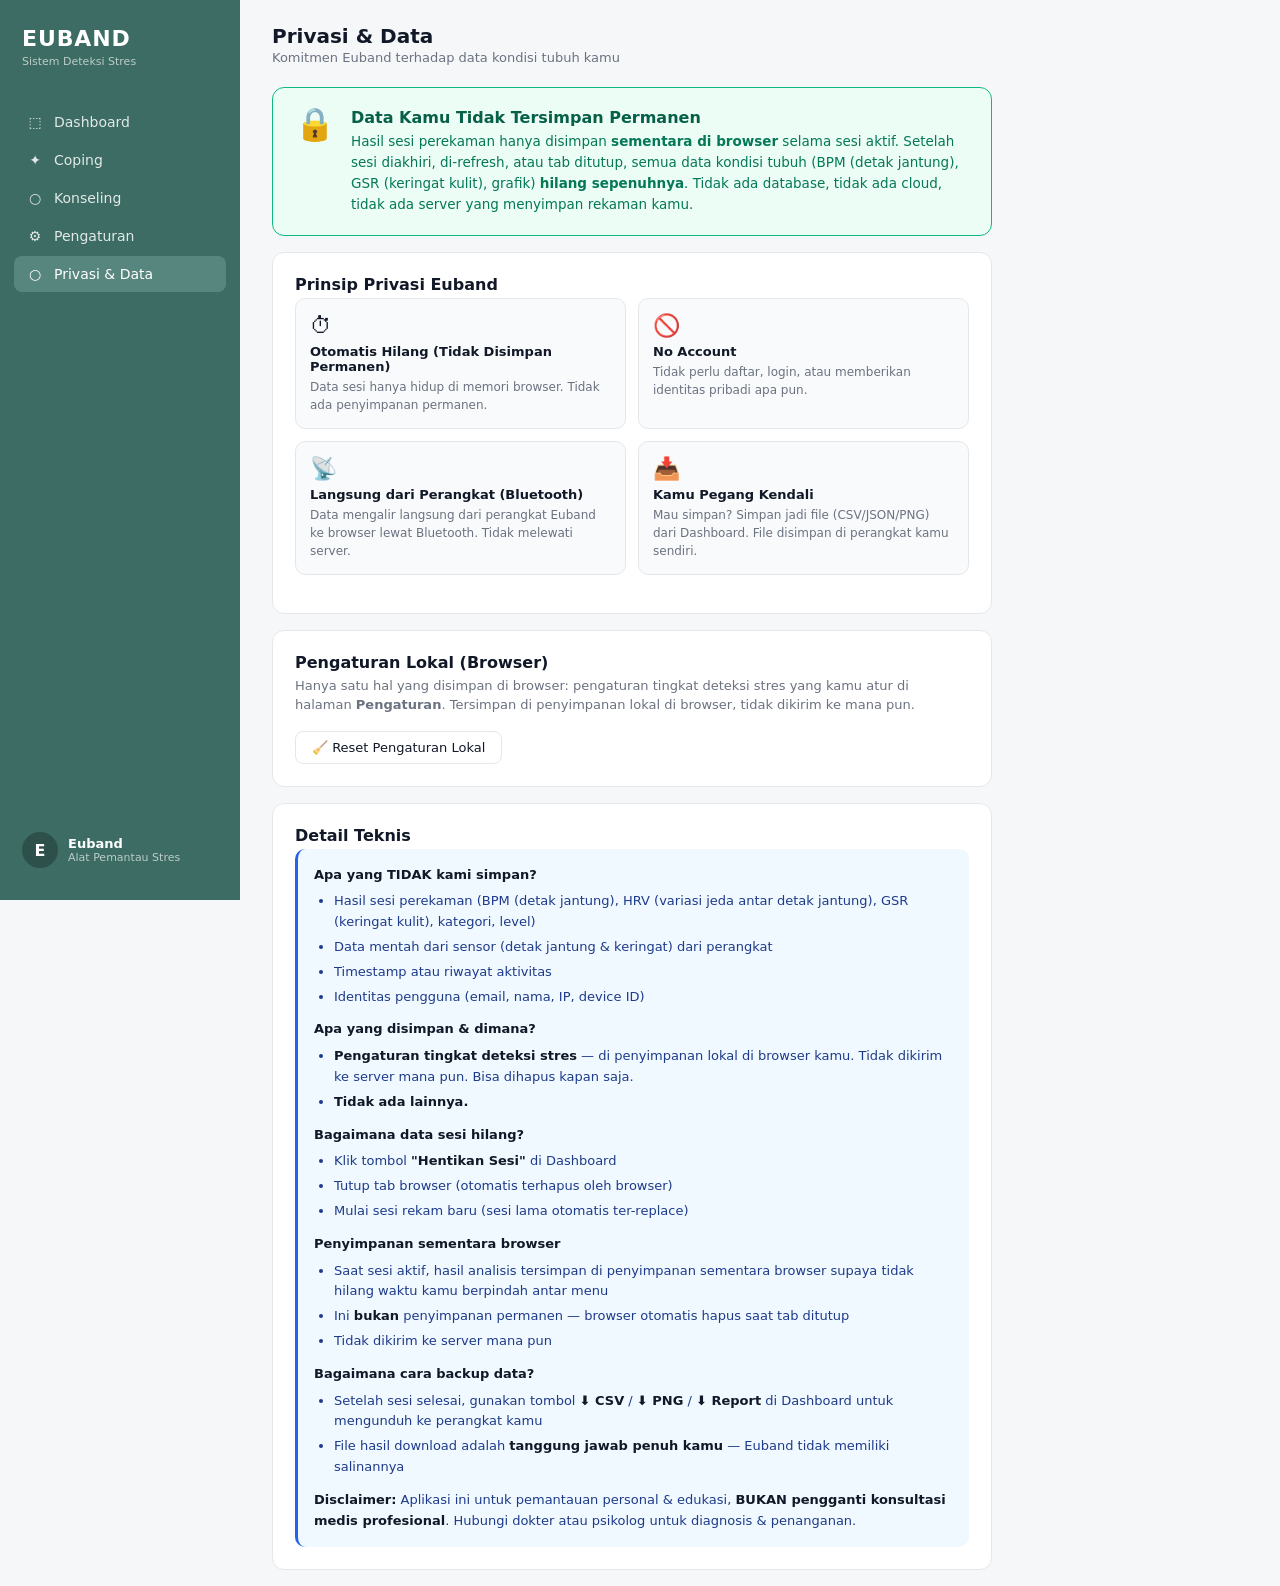
<file: privasi.html>
<!doctype html>
<html lang="id">
<head>
<meta charset="UTF-8" />
<meta name="viewport" content="width=device-width, initial-scale=1.0" />
<title>Privasi & Data — Euband</title>
<link rel="stylesheet" href="./css/euband.css" />
<style>
  .privacy-wrap { max-width: 720px; }
  .privacy-card {
    background: var(--card);
    border: 1px solid var(--border);
    border-radius: 12px;
    padding: 22px;
    margin-bottom: 16px;
  }
  .privacy-card h3 { margin: 0 0 4px; font-size: 16px; color: var(--text); }
  .privacy-card .hint {
    color: var(--muted); font-size: 13px;
    margin: 0 0 16px; line-height: 1.5;
  }

  .ephemeral-banner {
    background: #ecfdf5;
    border: 1px solid var(--green);
    border-radius: 12px;
    padding: 20px 22px;
    margin-bottom: 16px;
    display: flex;
    gap: 16px;
    align-items: flex-start;
  }
  .ephemeral-icon { font-size: 32px; line-height: 1; }
  .ephemeral-title {
    color: var(--green-text);
    font-size: 16px;
    font-weight: 700;
    margin: 0 0 4px;
  }
  .ephemeral-text {
    color: #047857;
    font-size: 13.5px;
    line-height: 1.55;
    margin: 0;
  }

  .principle-grid {
    display: grid;
    grid-template-columns: repeat(2, 1fr);
    gap: 12px;
    margin-bottom: 16px;
  }
  @media (max-width: 600px) { .principle-grid { grid-template-columns: 1fr; } }
  .principle-card {
    background: #f9fafb;
    border: 1px solid var(--border);
    border-radius: 10px;
    padding: 14px;
  }
  .principle-icon { font-size: 22px; margin-bottom: 6px; }
  .principle-title { font-size: 13px; font-weight: 700; color: var(--text); margin-bottom: 4px; }
  .principle-desc { font-size: 12px; color: var(--muted); line-height: 1.5; }

  .disclosure {
    background: #f0f9ff;
    padding: 16px;
    border-radius: 10px;
    font-size: 13px;
    color: #1e3a8a;
    line-height: 1.6;
    border-left: 3px solid var(--blue);
  }
  .disclosure strong { color: var(--text); }
  .disclosure ul { margin: 6px 0 12px; padding-left: 20px; }
  .disclosure ul:last-child { margin-bottom: 0; }
  .disclosure li { margin-bottom: 4px; }

  .toast {
    position: fixed; bottom: 20px; right: 20px;
    background: #ecfdf5; color: var(--green-text);
    border: 1px solid var(--green);
    padding: 12px 16px;
    border-radius: 10px; font-size: 13px;
    box-shadow: 0 8px 24px rgba(0,0,0,0.1);
    transform: translateY(100px); opacity: 0;
    transition: all 0.3s ease; z-index: 9999;
    max-width: 360px;
  }
  .toast.show { transform: translateY(0); opacity: 1; }
</style>
</head>
<body>

<aside class="sidebar">
  <div class="brand">
    <div class="brand-name">EUBAND</div>
    <div class="brand-sub">Sistem Deteksi Stres</div>
  </div>
  <nav class="nav">
    <a class="nav-item" href="./dashboard.html"><span class="nav-ic">⬚</span>Dashboard</a>
    <a class="nav-item" href="./coping.html"><span class="nav-ic">✦</span>Coping</a>
    <a class="nav-item" href="https://studentaffairs.telkomuniversity.ac.id/konseling/" target="_blank" rel="noopener"><span class="nav-ic">○</span>Konseling</a>
    <a class="nav-item" href="./pengaturan.html"><span class="nav-ic">⚙</span>Pengaturan</a>
    <a class="nav-item active" href="./privasi.html"><span class="nav-ic">○</span>Privasi &amp; Data</a>
  </nav>
  <div class="user-card">
    <div class="user-avatar">E</div>
    <div>
      <div class="user-name">Euband</div>
      <div class="user-role">Alat Pemantau Stres</div>
    </div>
  </div>
</aside>

<main class="main">
  <header class="header">
    <div>
      <h1 class="title">Privasi &amp; Data</h1>
      <p class="subtitle">Komitmen Euband terhadap data kondisi tubuh kamu</p>
    </div>
  </header>

  <div class="privacy-wrap">

    <!-- Banner highlight: ephemeral storage -->
    <div class="ephemeral-banner">
      <div class="ephemeral-icon">🔒</div>
      <div>
        <p class="ephemeral-title">Data Kamu Tidak Tersimpan Permanen</p>
        <p class="ephemeral-text">
          Hasil sesi perekaman hanya disimpan <strong>sementara di browser</strong> selama
          sesi aktif. Setelah sesi diakhiri, di-refresh, atau tab ditutup, semua data
          kondisi tubuh (BPM (detak jantung), GSR (keringat kulit), grafik)
          <strong>hilang sepenuhnya</strong>. Tidak ada
          database, tidak ada cloud, tidak ada server yang menyimpan rekaman kamu.
        </p>
      </div>
    </div>

    <div class="privacy-card">
      <h3>Prinsip Privasi Euband</h3>
      <div class="principle-grid">
        <div class="principle-card">
          <div class="principle-icon">⏱</div>
          <div class="principle-title">Otomatis Hilang (Tidak Disimpan Permanen)</div>
          <div class="principle-desc">Data sesi hanya hidup di memori browser. Tidak ada penyimpanan permanen.</div>
        </div>
        <div class="principle-card">
          <div class="principle-icon">🚫</div>
          <div class="principle-title">No Account</div>
          <div class="principle-desc">Tidak perlu daftar, login, atau memberikan identitas pribadi apa pun.</div>
        </div>
        <div class="principle-card">
          <div class="principle-icon">📡</div>
          <div class="principle-title">Langsung dari Perangkat (Bluetooth)</div>
          <div class="principle-desc">Data mengalir langsung dari perangkat Euband ke browser lewat Bluetooth. Tidak melewati server.</div>
        </div>
        <div class="principle-card">
          <div class="principle-icon">📥</div>
          <div class="principle-title">Kamu Pegang Kendali</div>
          <div class="principle-desc">Mau simpan? Simpan jadi file (CSV/JSON/PNG) dari Dashboard. File disimpan di perangkat kamu sendiri.</div>
        </div>
      </div>
    </div>

    <div class="privacy-card">
      <h3>Pengaturan Lokal (Browser)</h3>
      <p class="hint">
        Hanya satu hal yang disimpan di browser: pengaturan tingkat deteksi stres yang
        kamu atur di halaman <strong>Pengaturan</strong>. Tersimpan di
        penyimpanan lokal di browser, tidak dikirim ke mana pun.
      </p>
      <button class="btn btn-ghost" id="btnClearLocal">🧹 Reset Pengaturan Lokal</button>
    </div>

    <div class="privacy-card">
      <h3>Detail Teknis</h3>
      <div class="disclosure">
        <strong>Apa yang TIDAK kami simpan?</strong>
        <ul>
          <li>Hasil sesi perekaman (BPM (detak jantung), HRV (variasi jeda antar detak jantung), GSR (keringat kulit), kategori, level)</li>
          <li>Data mentah dari sensor (detak jantung & keringat) dari perangkat</li>
          <li>Timestamp atau riwayat aktivitas</li>
          <li>Identitas pengguna (email, nama, IP, device ID)</li>
        </ul>

        <strong>Apa yang disimpan & dimana?</strong>
        <ul>
          <li><strong>Pengaturan tingkat deteksi stres</strong> — di penyimpanan lokal di browser
            kamu. Tidak dikirim ke server mana pun. Bisa dihapus kapan saja.</li>
          <li><strong>Tidak ada lainnya.</strong></li>
        </ul>

        <strong>Bagaimana data sesi hilang?</strong>
        <ul>
          <li>Klik tombol <strong>"Hentikan Sesi"</strong> di Dashboard</li>
          <li>Tutup tab browser (otomatis terhapus oleh browser)</li>
          <li>Mulai sesi rekam baru (sesi lama otomatis ter-replace)</li>
        </ul>

        <strong>Penyimpanan sementara browser</strong>
        <ul>
          <li>Saat sesi aktif, hasil analisis tersimpan di penyimpanan sementara
            browser supaya tidak hilang waktu kamu berpindah antar menu</li>
          <li>Ini <strong>bukan</strong> penyimpanan permanen — browser otomatis hapus
            saat tab ditutup</li>
          <li>Tidak dikirim ke server mana pun</li>
        </ul>

        <strong>Bagaimana cara backup data?</strong>
        <ul>
          <li>Setelah sesi selesai, gunakan tombol <strong>⬇ CSV</strong> / <strong>⬇ PNG</strong> /
            <strong>⬇ Report</strong> di Dashboard untuk mengunduh ke perangkat kamu</li>
          <li>File hasil download adalah <strong>tanggung jawab penuh kamu</strong> — Euband
            tidak memiliki salinannya</li>
        </ul>

        <strong>Disclaimer:</strong> Aplikasi ini untuk pemantauan personal &amp; edukasi,
        <strong>BUKAN pengganti konsultasi medis profesional</strong>. Hubungi dokter
        atau psikolog untuk diagnosis &amp; penanganan.
      </div>
    </div>

  </div>
</main>

<div class="toast" id="toast">—</div>

<script>
  const $ = (id) => document.getElementById(id);
  function showToast(msg, isError = false) {
    const toast = $('toast');
    toast.textContent = msg;
    toast.classList.toggle('error', isError);
    toast.classList.add('show');
    setTimeout(() => toast.classList.remove('show'), 2500);
  }

  $('btnClearLocal').addEventListener('click', () => {
    if (!confirm('Kembalikan pengaturan batas deteksi ke nilai standar?')) return;
    localStorage.removeItem('euband.thresholds.v1');
    showToast('✓ Pengaturan lokal di-reset');
  });
</script>
</body>
</html>
</file>
<file: css/euband.css>
/* ============================================================
   EUBAND Dashboard — styled untuk mockup
============================================================ */
:root {
  --sidebar-bg: #3c6c63;       /* hijau gelap mockup */
  --sidebar-active: #57867e;
  --sidebar-text: rgba(255,255,255,0.85);
  --bg: #f6f7f9;
  --card: #ffffff;
  --border: #e5e7eb;
  --text: #111827;
  --muted: #6b7280;
  --muted2: #9ca3af;
  --blue: #2563eb;
  --green: #10b981;
  --green-soft: #d1fae5;
  --green-text: #065f46;
  --amber: #f59e0b;
  --amber-soft: #fef3c7;
  --amber-text: #92400e;
  --red: #dc2626;
  --red-soft: #fee2e2;
  --red-text: #991b1b;
  --purple: #7c3aed;
  --indigo: #4f46e5;
}

* { box-sizing: border-box; margin: 0; padding: 0; }
html, body { height: 100%; font-family: ui-sans-serif, system-ui, -apple-system, "Segoe UI", Roboto, sans-serif; color: var(--text); background: var(--bg); -webkit-font-smoothing: antialiased; }
a { color: inherit; text-decoration: none; }
button { font: inherit; cursor: pointer; border: 0; background: none; }
button:disabled { cursor: not-allowed; opacity: 0.55; }

/* ============================================================
   Layout
============================================================ */
body { display: flex; min-height: 100vh; }

.sidebar {
  width: 240px; flex-shrink: 0;
  background: var(--sidebar-bg);
  color: var(--sidebar-text);
  padding: 22px 14px;
  display: flex; flex-direction: column;
}

.brand { padding: 4px 8px 22px; }
.brand-name { font-size: 22px; font-weight: 800; color: #fff; letter-spacing: 0.04em; }
.brand-sub  { font-size: 11px; color: rgba(255,255,255,0.65); margin-top: 4px; }

.nav { display: flex; flex-direction: column; gap: 2px; margin-top: 14px; }
.nav-item {
  display: flex; align-items: center; gap: 10px;
  padding: 10px 12px; border-radius: 8px;
  font-size: 14px; color: var(--sidebar-text);
  transition: background 0.15s;
  cursor: pointer;
}
.nav-item:hover { background: rgba(255,255,255,0.07); }
.nav-item.active { background: var(--sidebar-active); color: #fff; }
.nav-ic { width: 18px; display: inline-flex; justify-content: center; font-size: 14px; }

.user-card {
  margin-top: auto;
  display: flex; align-items: center; gap: 10px;
  padding: 10px 8px;
}
.user-avatar {
  width: 36px; height: 36px; border-radius: 999px;
  background: rgba(0,0,0,0.25);
  display: inline-flex; align-items: center; justify-content: center;
  font-weight: 700; color: #fff;
}
.user-name { font-size: 13px; font-weight: 600; color: #fff; }
.user-role { font-size: 11px; color: rgba(255,255,255,0.65); }

/* Main column */
.main {
  flex: 1;
  padding: 24px 32px;
  display: flex; flex-direction: column; gap: 18px;
  min-width: 0;
}

/* ============================================================
   Header
============================================================ */
.header {
  display: flex; align-items: center; justify-content: space-between;
  gap: 16px;
  margin-bottom: 4px;
}
.title { font-size: 20px; font-weight: 700; }
.subtitle { font-size: 13px; color: var(--muted); margin-top: 2px; }

.header-actions { display: flex; align-items: center; gap: 8px; flex-wrap: wrap; }
.status-pill {
  display: inline-flex; align-items: center; gap: 8px;
  padding: 6px 14px; border-radius: 999px;
  border: 1px solid var(--green); color: var(--green-text);
  background: var(--green-soft);
  font-size: 13px; font-weight: 500;
}
.status-pill .dot { width: 8px; height: 8px; border-radius: 999px; background: var(--green); }
.status-pill.disconnected { border-color: var(--muted2); color: var(--muted); background: #f3f4f6; }
.status-pill.disconnected .dot { background: var(--muted2); }

.level-pill {
  padding: 5px 16px; border-radius: 999px;
  font-size: 13px; font-weight: 500;
  border: 1px solid;
}
.level-pill.normal { color: var(--green-text); border-color: var(--green); background: transparent; }
.level-pill.sedang { color: var(--amber-text); border-color: var(--amber); background: transparent; }
.level-pill.tinggi { color: #fff; border-color: var(--red); background: var(--red); }
.level-pill.active { transform: scale(1.05); box-shadow: 0 0 0 3px rgba(0,0,0,0.05); }

/* ============================================================
   Stat cards
============================================================ */
.card {
  background: var(--card);
  border: 1px solid var(--border);
  border-radius: 12px;
  padding: 18px 20px;
}
.grid-stats {
  display: grid; grid-template-columns: repeat(4, 1fr); gap: 14px;
}
@media (max-width: 1100px) { .grid-stats { grid-template-columns: repeat(2, 1fr); } }
.stat-card .card-label { font-size: 12px; color: var(--muted); margin-bottom: 8px; }
.stat-card .card-value { font-size: 28px; font-weight: 700; line-height: 1; }
.stat-card .card-value .unit { font-size: 13px; color: var(--muted); font-weight: 500; margin-left: 4px; }
.card-value.blue { color: var(--blue); }
.card-value.purple { color: var(--purple); }

.stat-card.stress.normal { background: #ecfdf5; }
.stat-card.stress.normal .card-value { color: var(--green); }
.stat-card.stress.sedang { background: #fffbeb; }
.stat-card.stress.sedang .card-value { color: var(--amber); }
.stat-card.stress.tinggi { background: #fef2f2; }
.stat-card.stress.tinggi .card-value { color: var(--red); }

/* ============================================================
   Alert banner
============================================================ */
.alert-banner {
  display: flex; align-items: center; gap: 14px;
  padding: 16px 20px;
  background: var(--card);
  border: 1px solid var(--red);
  border-radius: 12px;
  background: #fef2f2;
}
.alert-banner.normal { background: #ecfdf5; border-color: var(--green); }
.alert-banner.sedang { background: #fffbeb; border-color: var(--amber); }
.alert-icon {
  width: 36px; height: 36px; border-radius: 999px;
  display: inline-flex; align-items: center; justify-content: center;
  color: #fff; font-weight: 700; flex-shrink: 0;
  background: var(--red);
}
.alert-banner.normal .alert-icon { background: var(--green); }
.alert-banner.sedang .alert-icon { background: var(--amber); }
.alert-body { flex: 1; min-width: 0; }
.alert-title { font-size: 14px; font-weight: 600; color: var(--red-text); }
.alert-banner.normal .alert-title { color: var(--green-text); }
.alert-banner.sedang .alert-title { color: var(--amber-text); }
.alert-text { font-size: 13px; color: var(--text); margin-top: 2px; }
.alert-action {
  background: var(--red); color: #fff;
  padding: 8px 16px; border-radius: 6px;
  font-size: 13px; font-weight: 500;
}
.alert-banner.normal .alert-action { background: var(--green); }
.alert-banner.sedang .alert-action { background: var(--amber); }

/* ============================================================
   Main grid: chart + side panel
============================================================ */
.grid-main {
  display: grid; grid-template-columns: 1fr 320px; gap: 14px;
  align-items: start;
}
@media (max-width: 1100px) { .grid-main { grid-template-columns: 1fr; } }

.chart-card { display: flex; flex-direction: column; gap: 14px; }
.chart-head {
  display: flex; justify-content: space-between; align-items: flex-start; gap: 12px;
}
.chart-title { font-size: 16px; font-weight: 600; }
.chart-sub   { font-size: 12px; color: var(--muted); margin-top: 2px; }
.chart-legend { display: flex; gap: 14px; font-size: 12px; color: var(--muted); }
.legend-item { display: inline-flex; align-items: center; gap: 6px; }
.lg-line { width: 16px; height: 2px; border-radius: 1px; }
.lg-line.bpm { background: #0f766e; }
.lg-line.gsr { background: var(--amber); border-top: 1px dashed var(--amber); height: 0; }

.chart-wrap { position: relative; height: 380px; }

.record-actions {
  display: flex; gap: 10px; align-items: center; flex-wrap: wrap;
  padding-top: 6px; border-top: 1px solid var(--border); margin-top: 6px;
}
.btn {
  padding: 8px 16px; border-radius: 8px;
  font-size: 13px; font-weight: 500;
  transition: opacity 0.15s, transform 0.05s;
}
.btn:active:not(:disabled) { transform: scale(0.98); }
.btn-primary { background: var(--blue); color: #fff; }
.btn-primary:hover:not(:disabled) { opacity: 0.92; }
.btn-danger  { background: var(--red);  color: #fff; }
.btn-danger:hover:not(:disabled)  { opacity: 0.92; }
.btn-ghost   { border: 1px solid var(--border); color: var(--text); }
.btn-ghost:hover:not(:disabled)   { background: var(--bg); }

.export-group {
  display: inline-flex; gap: 4px;
  padding-left: 10px; margin-left: 4px;
  border-left: 1px solid var(--border);
}
.btn-export {
  border: 1px solid var(--border);
  color: var(--indigo);
  padding: 6px 12px;
  font-size: 12px; font-weight: 500;
  background: #fff;
}
.btn-export:hover:not(:disabled) {
  background: #eef2ff;
  border-color: var(--indigo);
}

.hint { font-size: 12px; color: var(--muted); margin-left: auto; }

/* ============================================================
   Side panel (Coping + Konseling)
============================================================ */
.side-panel { display: flex; flex-direction: column; gap: 14px; }

.coping-head, .kons-head {
  display: flex; align-items: center; gap: 8px;
  font-weight: 600; color: var(--text);
  margin-bottom: 12px;
}

.coping-list { display: flex; flex-direction: column; gap: 12px; }
.coping-item {
  display: flex; justify-content: space-between; align-items: center;
  gap: 8px;
}
.coping-name { font-size: 13px; font-weight: 500; color: var(--text); }
.coping-meta { font-size: 11px; color: var(--muted); margin-top: 2px; }
.tag { font-size: 11px; padding: 2px 8px; border-radius: 999px; font-weight: 500; }
.tag-green { background: var(--green-soft); color: var(--green-text); }
.tag-blue  { background: #dbeafe; color: #1e3a8a; }

.kons-head { color: var(--indigo); }
.kons-item { padding: 8px 0; border-top: 1px solid var(--border); }
.kons-item:first-of-type { border-top: 0; padding-top: 0; }
.kons-name { font-size: 13px; font-weight: 500; color: var(--indigo); }
.kons-meta { font-size: 11px; color: var(--muted); margin-top: 2px; }

.btn-konseling {
  margin-top: 14px;
  width: 100%;
  background: var(--indigo); color: #fff;
  padding: 10px; border-radius: 8px;
  font-size: 13px; font-weight: 500;
}
.btn-konseling:hover { opacity: 0.92; }

/* ============================================================
   Info row (footer specs)
============================================================ */
.info-row {
  display: grid; grid-template-columns: repeat(5, 1fr); gap: 24px;
  padding: 18px 20px;
}
@media (max-width: 1100px) { .info-row { grid-template-columns: repeat(2, 1fr); } }
.info-label { font-size: 11px; color: var(--muted); margin-bottom: 6px; text-transform: uppercase; letter-spacing: 0.04em; }
.info-value { font-size: 14px; font-weight: 600; color: var(--text); }

/* ============================================================
   Debug log
============================================================ */
.debug-log {
  font-family: ui-monospace, "SF Mono", monospace;
  font-size: 11px;
  background: #1f2937;
  color: #d1d5db;
}
.debug-log pre {
  margin-top: 8px; padding: 12px;
  background: #111827; border-radius: 6px;
  max-height: 200px; overflow-y: auto;
  white-space: pre-wrap; word-break: break-all;
}

/* ============================================================
   Dump progress modal — full-screen overlay saat ESP32 kirim data
   ============================================================ */
.dump-overlay {
  position: fixed; inset: 0;
  background: rgba(11, 16, 32, 0.85);
  backdrop-filter: blur(6px);
  -webkit-backdrop-filter: blur(6px);
  display: none;
  align-items: center; justify-content: center;
  z-index: 9999;
  animation: dump-fade-in 0.25s ease-out;
}
.dump-overlay.active { display: flex; }

@keyframes dump-fade-in {
  from { opacity: 0; }
  to   { opacity: 1; }
}

.dump-modal {
  background: linear-gradient(180deg, #1a1f2e 0%, #141923 100%);
  border: 1px solid #2d3748;
  border-radius: 20px;
  padding: 36px 32px;
  width: min(440px, calc(100vw - 32px));
  text-align: center;
  box-shadow: 0 20px 60px rgba(0, 0, 0, 0.5);
  color: #f7fafc;
}

.dump-icon {
  font-size: 48px;
  margin-bottom: 8px;
  animation: dump-pulse 1.4s ease-in-out infinite;
}

@keyframes dump-pulse {
  0%, 100% { transform: scale(1); opacity: 1; }
  50%      { transform: scale(1.15); opacity: 0.7; }
}

.dump-title {
  font-size: 22px;
  margin: 0 0 6px;
  font-weight: 700;
}
.dump-sub {
  color: #94a3b8;
  font-size: 13px;
  margin: 0 0 24px;
}

.dump-bar-wrap {
  margin-bottom: 24px;
}
.dump-bar {
  height: 10px;
  background: #2d3748;
  border-radius: 999px;
  overflow: hidden;
  position: relative;
}
.dump-bar-fill {
  height: 100%;
  width: 0%;
  background: linear-gradient(90deg, #3b82f6, #8b5cf6);
  border-radius: 999px;
  transition: width 0.2s ease-out;
  position: relative;
  overflow: hidden;
}
.dump-bar-fill::after {
  content: '';
  position: absolute; inset: 0;
  background: linear-gradient(90deg,
    transparent 0%,
    rgba(255,255,255,0.25) 50%,
    transparent 100%);
  animation: dump-shimmer 1.5s linear infinite;
}
@keyframes dump-shimmer {
  from { transform: translateX(-100%); }
  to   { transform: translateX(100%); }
}
.dump-bar-text {
  margin-top: 8px;
  font-size: 24px;
  font-weight: 700;
  color: #93c5fd;
}

.dump-meta {
  display: grid;
  grid-template-columns: repeat(3, 1fr);
  gap: 12px;
  margin-bottom: 20px;
}
.dump-meta-item {
  background: #0f1419;
  border: 1px solid #2d3748;
  border-radius: 10px;
  padding: 10px 8px;
}
.dump-meta-label {
  font-size: 10px;
  color: #94a3b8;
  text-transform: uppercase;
  letter-spacing: 0.05em;
  margin-bottom: 4px;
}
.dump-meta-value {
  font-size: 14px;
  font-weight: 600;
  color: #f7fafc;
}

.dump-status {
  font-size: 12px;
  color: #64748b;
  min-height: 16px;
  font-style: italic;
}

/* Tombol Simpan ke Cloud — state "tersimpan" */
.btn-export.saved {
  background: #064e3b;
  color: #6ee7b7;
  border-color: #10b981;
  cursor: default;
}
</file>
